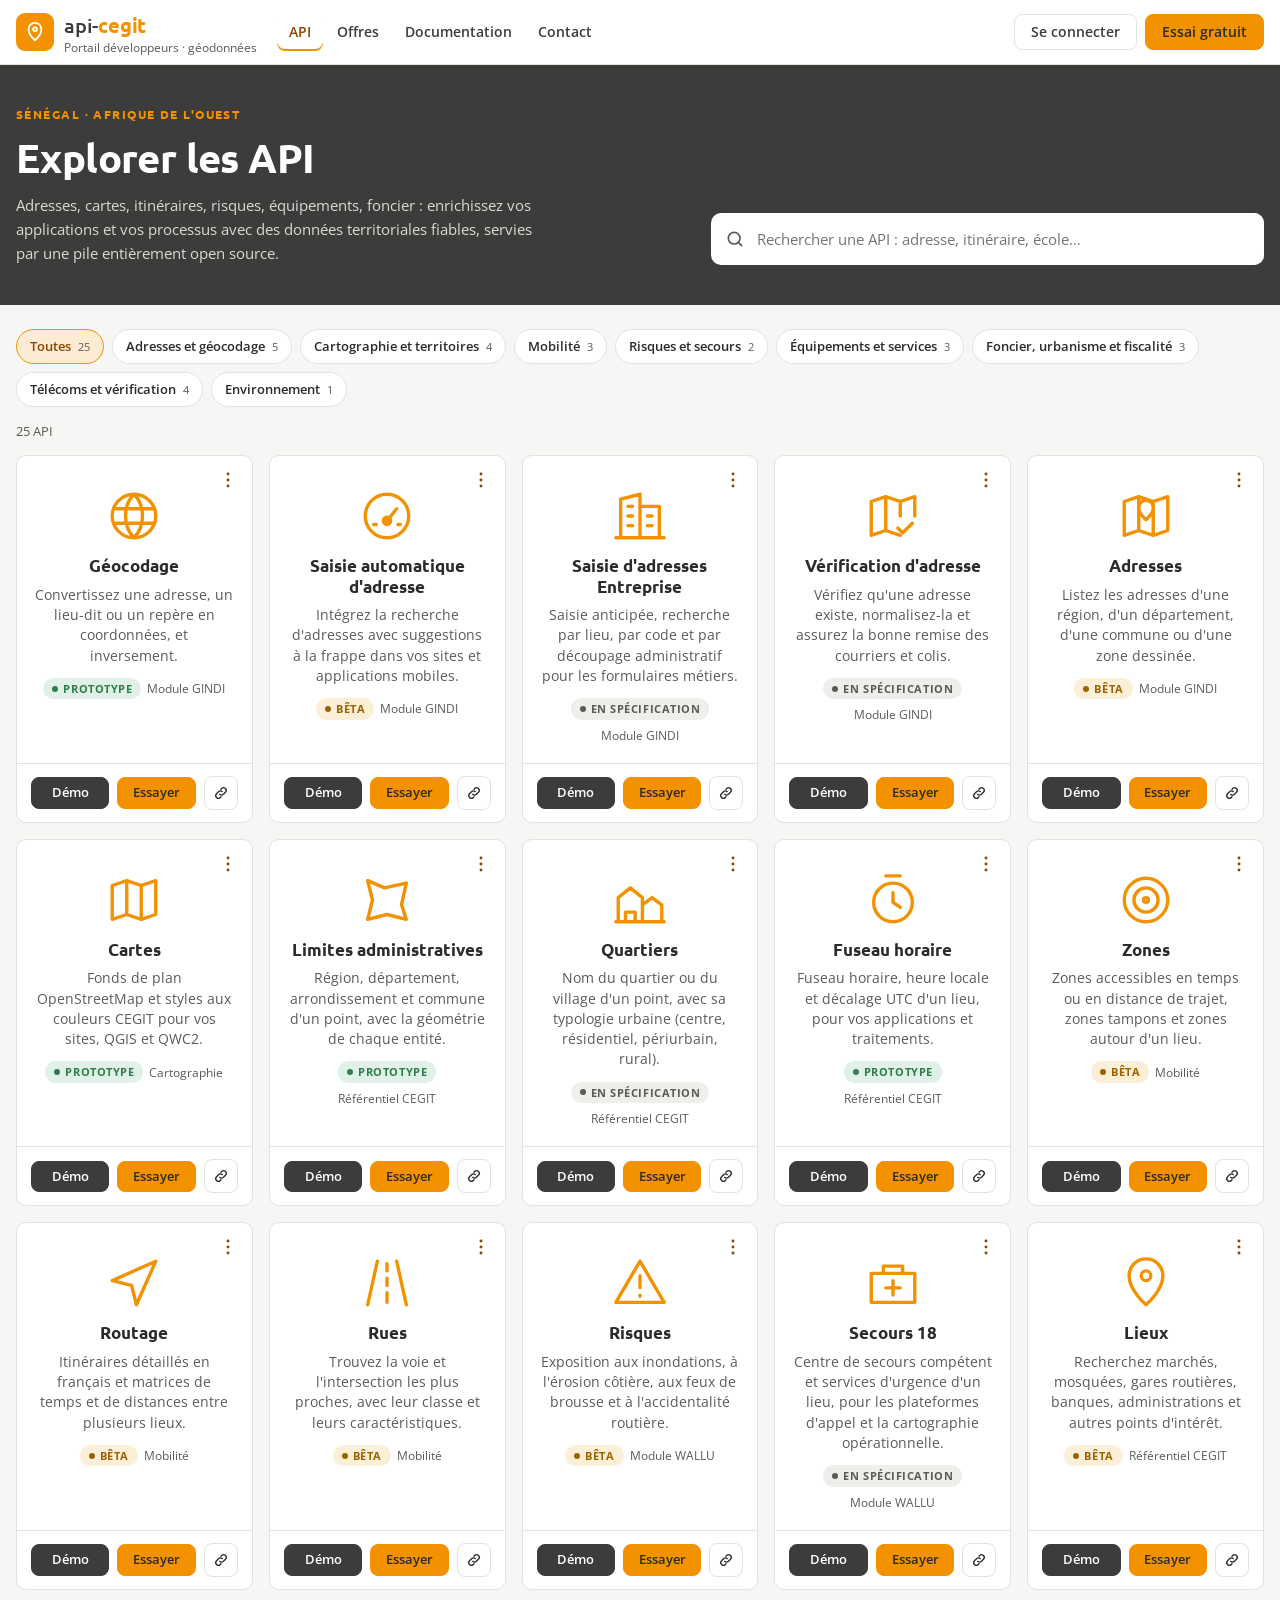
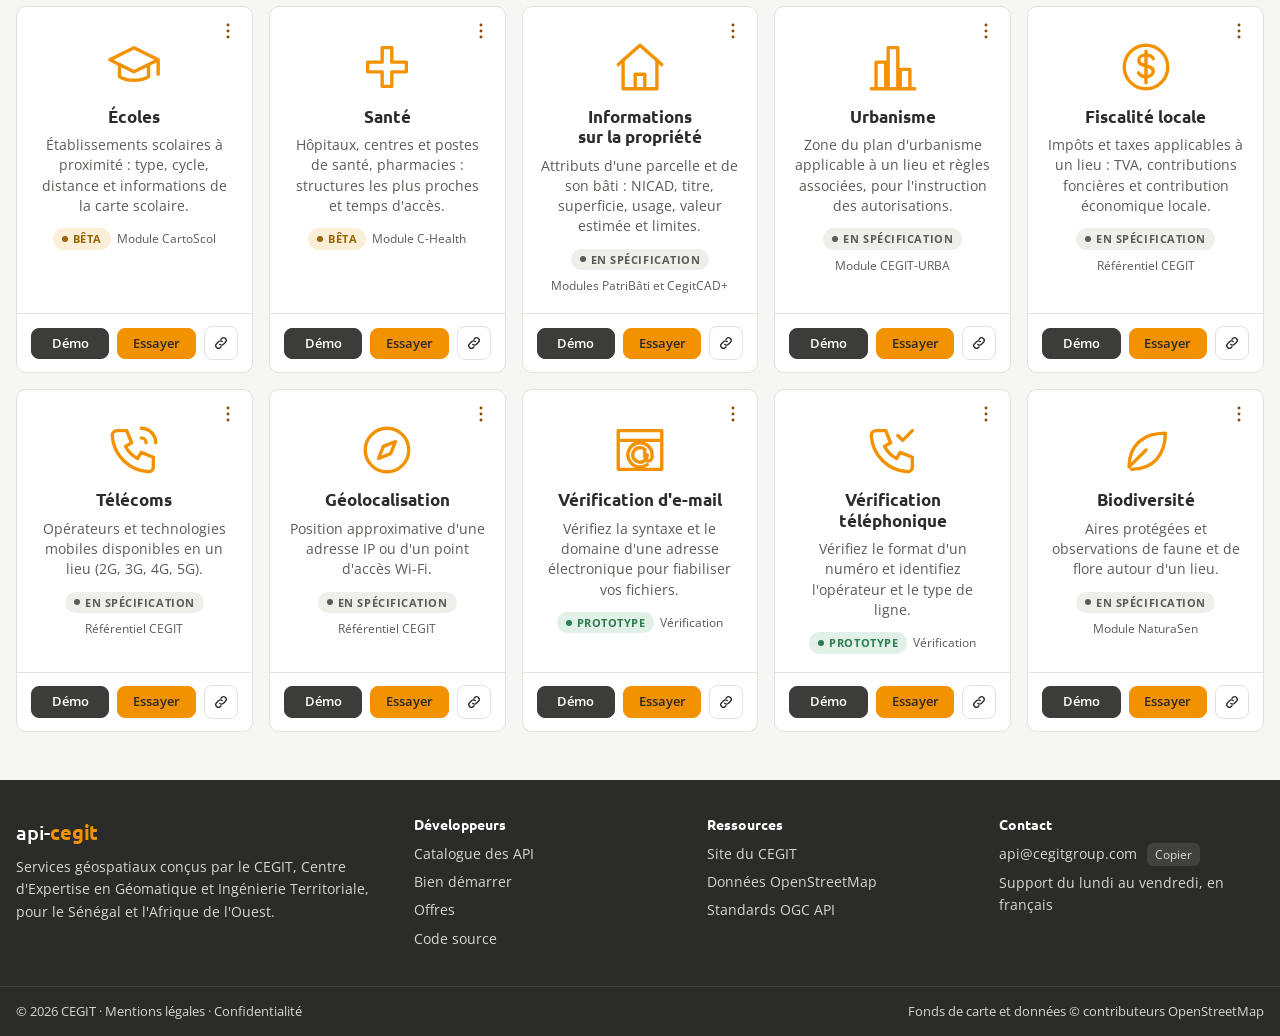
<file: portal/index.html>
<!doctype html>
<html lang="fr">
<head>
<meta charset="utf-8">
<meta name="viewport" content="width=device-width, initial-scale=1, viewport-fit=cover">
<title>Portail API CEGIT</title>
<meta name="description" content="Portail développeurs des API géospatiales du CEGIT pour le Sénégal et l'Afrique de l'Ouest : catalogue, démonstrations cartographiques, documentation.">
<link rel="preconnect" href="https://fonts.googleapis.com">
<link rel="stylesheet" href="https://fonts.googleapis.com/css2?family=Ubuntu:wght@400;500;700&family=Ubuntu+Mono:wght@400;700&family=Open+Sans:wght@400;600;700&display=swap">
<link rel="stylesheet" href="assets/cegit.css">
<link rel="stylesheet" href="assets/portal.css">
</head>
<body>

<header class="top">
  <div class="wrap">
    <a class="brand" href="#catalogue" data-go="catalogue">
      <span class="brand-mark" id="brand-mark"></span>
      <span><span class="brand-name">api-<b>cegit</b></span><span class="brand-sub">Portail développeurs · géodonnées</span></span>
    </a>
    <nav class="nav" aria-label="Navigation principale">
      <a href="#catalogue" data-go="catalogue">API</a>
      <a href="#offres" data-go="offres">Offres</a>
      <a href="#documentation" data-go="documentation">Documentation</a>
      <a href="#contact" data-go="contact">Contact</a>
    </nav>
    <div class="session" id="session"></div>
  </div>
</header>

<!-- CATALOGUE -->
<main id="view-catalogue" class="view">
  <section class="intro">
    <div class="wrap intro-grid">
      <div>
        <span class="eyebrow">Sénégal · Afrique de l'Ouest</span>
        <h1>Explorer les API</h1>
        <p>Adresses, cartes, itinéraires, risques, équipements, foncier : enrichissez vos applications et vos processus avec des données territoriales fiables, servies par une pile entièrement open source.</p>
      </div>
      <form class="search" id="search-form" role="search">
        <span aria-hidden="true" id="search-ico"></span>
        <input id="q" type="search" placeholder="Rechercher une API : adresse, itinéraire, école…" aria-label="Rechercher une API" autocomplete="off">
      </form>
    </div>
  </section>

  <section class="wrap catalog">
    <div class="fam-bar" id="fams" role="group" aria-label="Familles d'API"></div>
    <p class="count" id="count" aria-live="polite"></p>
    <div class="grid" id="grid"></div>
  </section>
</main>

<!-- OFFRES -->
<main id="view-offres" class="view" hidden>
  <section class="wrap offers">
    <div class="gate" id="gate" hidden>
      <span class="gate-ico" id="gate-ico"></span>
      <div>
        <h2 id="gate-title">Connectez-vous pour tester cette API</h2>
        <p>Les démonstrations et la console d'essai sont réservées aux comptes. Pas encore de compte ? Choisissez une offre ci-dessous.</p>
      </div>
      <button class="btn btn-dark" type="button" data-login>Se connecter</button>
    </div>
    <header class="offers-head">
      <h1>Choisissez l'offre qui vous convient</h1>
      <p>Des formules souples, facturées en crédits. Un appel simple consomme 1 crédit ; un itinéraire, une isochrone ou une matrice en consomment 5.</p>
    </header>
    <div class="plans">
      <article class="plan">
        <h2>Essai</h2>
        <p class="plan-vol">2 500 crédits</p>
        <p class="price">Gratuit</p>
        <p class="price-sub">pendant 30 jours</p>
        <button class="btn btn-dark" type="button" data-signup="Essai">Commencer gratuitement</button>
        <p class="plan-desc">Testez toutes les API avec jusqu'à 2 500 crédits pendant 30 jours.</p>
      </article>
      <article class="plan">
        <h2>Essentiel</h2>
        <p class="plan-vol">5 000 crédits par mois</p>
        <p class="price">25 000 <small>FCFA</small></p>
        <p class="price-sub">par mois, hors taxes</p>
        <button class="btn btn-dark" type="button" data-signup="Essentiel">S'inscrire</button>
        <p class="plan-desc">Pour un site ou une application qui démarre. Nous vous prévenons avant chaque renouvellement.</p>
      </article>
      <article class="plan featured">
        <span class="plan-flag">La formule la plus choisie</span>
        <h2>Professionnel</h2>
        <p class="plan-vol">100 000 crédits par mois</p>
        <p class="price">450 000 <small>FCFA</small></p>
        <p class="price-sub">par mois hors taxes, engagement annuel</p>
        <button class="btn btn-primary" type="button" data-signup="Professionnel">S'inscrire</button>
        <p class="plan-desc">Pour les collectivités, opérateurs et entreprises qui intègrent les API dans leurs métiers. Support en français.</p>
      </article>
      <article class="plan">
        <h2>Institution</h2>
        <p class="plan-vol">Plus de 100 000 crédits par mois</p>
        <p class="price price-text">Sur mesure</p>
        <p class="price-sub">remises selon le volume</p>
        <button class="btn btn-dark" type="button" data-go="contact">Nous contacter</button>
        <p class="plan-desc">Volumes importants, données métier dédiées ou déploiement souverain sur vos propres serveurs.</p>
      </article>
    </div>
    <p class="fine">Tarifs indicatifs en francs CFA (XOF), susceptibles d'évoluer avant la mise en production. Les traitements de données personnelles (vérification d'e-mail ou de téléphone, informations sur la propriété) peuvent nécessiter des conditions particulières.</p>
  </section>
</main>

<!-- FICHE API (ESSAYER) -->
<main id="view-api" class="view" hidden>
  <div class="wrap section" id="api-root"></div>
</main>

<!-- ESPACE COMPTE -->
<main id="view-tableau-de-bord" class="view acct" hidden><div class="wrap section" id="dash-root"></div></main>
<main id="view-mon-compte" class="view acct" hidden><div class="wrap section" id="acct-root"></div></main>
<main id="view-cles-api" class="view acct" hidden><div class="wrap section" id="keys-root"></div></main>
<main id="view-administration" class="view acct" hidden><div class="wrap section" id="admin-root"></div></main>

<!-- DOCUMENTATION -->
<main id="view-documentation" class="view" hidden>
  <section class="wrap section doc">
    <h1>Bien démarrer</h1>
    <ol class="steps">
      <li><b>Créez votre compte</b> et choisissez une offre. L'essai gratuit donne accès à toutes les API.</li>
      <li><b>Générez une clé d'API</b> par application. Elle est révocable à tout moment.</li>
      <li><b>Appelez le service</b> en REST/JSON. Les objets géographiques sont en GeoJSON.</li>
    </ol>
    <h2>Authentification</h2>
    <p>Chaque appel transmet la clé dans l'en-tête <code>X-API-Key</code>. Les applications serveur qui accèdent à des données restreintes utilisent un jeton OAuth2 délivré par le serveur d'identité.</p>
    <h2>Formats et coordonnées</h2>
    <p>Les coordonnées sont en WGS 84 (EPSG:4326), dans l'ordre <code>[longitude, latitude]</code>. Le paramètre <code>crs=32628</code> renvoie les coordonnées en UTM zone 28N, système courant au Sénégal.</p>
    <h2>Codes d'erreur</h2>
    <div class="tbl-wrap"><table>
      <thead><tr><th>Code</th><th>Signification</th></tr></thead>
      <tbody>
        <tr><td><code>400</code></td><td>Paramètre manquant ou mal formé. Le message précise lequel.</td></tr>
        <tr><td><code>401</code></td><td>Clé absente ou invalide.</td></tr>
        <tr><td><code>403</code></td><td>Clé valide mais API non incluse dans votre offre.</td></tr>
        <tr><td><code>429</code></td><td>Quota dépassé. L'en-tête <code>Retry-After</code> indique le délai.</td></tr>
        <tr><td><code>503</code></td><td>Service en maintenance.</td></tr>
      </tbody>
    </table></div>
    <h2>Une pile 100&nbsp;% open source</h2>
    <div class="layers" id="layers"></div>
    <p>La documentation détaillée de chaque API, ses spécifications OpenAPI et l'architecture sont publiées sur le <a id="repo-link" target="_blank" rel="noopener">dépôt GitHub du projet</a>.</p>
  </section>
</main>

<footer class="foot" id="contact">
  <div class="wrap foot-grid">
    <div>
      <span class="brand-name">api-<b>cegit</b></span>
      <p>Services géospatiaux conçus par le CEGIT, Centre d'Expertise en Géomatique et Ingénierie Territoriale, pour le Sénégal et l'Afrique de l'Ouest.</p>
    </div>
    <nav aria-label="Développeurs"><h2>Développeurs</h2><ul><li><a href="#catalogue" data-go="catalogue">Catalogue des API</a></li><li><a href="#documentation" data-go="documentation">Bien démarrer</a></li><li><a href="#offres" data-go="offres">Offres</a></li><li><a id="foot-repo" target="_blank" rel="noopener">Code source</a></li></ul></nav>
    <nav aria-label="Ressources"><h2>Ressources</h2><ul><li><a href="https://cegitgroup.com/fr" target="_blank" rel="noopener">Site du CEGIT</a></li><li><a href="https://www.openstreetmap.org/copyright" target="_blank" rel="noopener">Données OpenStreetMap</a></li><li><a href="https://ogcapi.ogc.org/" target="_blank" rel="noopener">Standards OGC API</a></li></ul></nav>
    <div><h2>Contact</h2><ul><li><span id="mail">api@cegitgroup.com</span> <button class="copy-mini" type="button" id="copy-mail">Copier</button></li><li>Support du lundi au vendredi, en français</li></ul></div>
  </div>
  <div class="foot-bottom"><div class="wrap"><span>© 2026 CEGIT · Mentions légales · Confidentialité</span><span>Fonds de carte et données © contributeurs OpenStreetMap</span></div></div>
</footer>

<dialog class="modal" id="login">
  <div class="modal-head"><span class="brand-mark" id="login-mark"></span><h2>Se connecter</h2><button class="icon-btn" type="button" id="login-close" aria-label="Fermer"></button></div>
  <form id="login-form" novalidate>
    <div class="field"><label for="login-user">Identifiant</label><input id="login-user" name="user" autocomplete="username" required autofocus></div>
    <div class="field"><label for="login-pass">Mot de passe</label><input id="login-pass" name="pass" type="password" autocomplete="current-password" required></div>
    <p class="form-err" id="login-err" aria-live="polite"></p>
    <button class="btn btn-primary" type="submit">Se connecter</button>
    <p class="form-note">Version de démonstration : la création de compte ouvrira avec la mise en production. Utilisez le compte de test fourni par le CEGIT.</p>
  </form>
</dialog>

<div class="toast" id="toast" role="status" hidden></div>

<script src="assets/catalog.js"></script>
<script src="assets/common.js"></script>
<script src="assets/account.js"></script>
<script src="assets/portal.js"></script>
</body>
</html>
</file>
<file: portal/assets/cegit.css>
/* Charte CEGIT : orange #F39200, anthracite #3C3C3B, Ubuntu / Open Sans (reprise de carto-cegit-map). */
:root{
  --bg:#F6F6F4; --surface:#FFFFFF; --soft:#EEEEEB; --line:#E2E2DE;
  --fg:#2B2B2A; --muted:#5A5A57;
  --brand:#3C3C3B; --brand-deep:#2B2B2A; --on-brand:#FFFFFF; --on-brand-muted:#D9D9D6;
  --accent:#F39200; --accent-strong:#D46F00; --accent-soft:#FDEBD3; --accent-ink:#8A4700;
  --head-bg:#FFFFFF; --head-fg:#3C3C3B;
  --code-bg:#2B2B2A; --code-fg:#EDEDEA; --code-key:#F7B866; --code-str:#A9D18E; --code-num:#8FC1F0; --code-dim:#9A9A94;
  --get:#2E7D4F; --get-soft:#E1F1E7; --post:#2563A8; --post-soft:#E1ECF8;
  --ok:#2E7D4F; --ok-soft:#E1F1E7; --warn:#9A6200; --warn-soft:#FBEFD8; --bad:#B3261E; --bad-soft:#FBE3E1; --plan:#5A5A57; --plan-soft:#EEEEEB;
  --footer:#2B2B2A; --footer-fg:#D6D6D2;
  --shadow:0 10px 24px rgba(30,30,30,.10);
  --f-display:"Ubuntu",system-ui,sans-serif; --f-body:"Open Sans",system-ui,sans-serif; --f-mono:"Ubuntu Mono",ui-monospace,Consolas,monospace;
  --r:10px;
}
@media (prefers-color-scheme: dark){:root:not([data-theme="light"]){
  --bg:#161615; --surface:#1F1F1E; --soft:#2A2A28; --line:#353533;
  --fg:#EDEDEA; --muted:#B0B0AB;
  --brand:#2A2A28; --brand-deep:#121211; --on-brand:#FFFFFF; --on-brand-muted:#C9C9C5;
  --accent:#F39200; --accent-strong:#F5A33A; --accent-soft:#3A2A18; --accent-ink:#F7B866;
  --head-bg:#1F1F1E; --head-fg:#EDEDEA;
  --code-bg:#121211; --code-fg:#EDEDEA; --code-key:#F7B866; --code-str:#A9D18E; --code-num:#8FC1F0; --code-dim:#8A8A84;
  --get:#7BC79A; --get-soft:#1E3326; --post:#8FC1F0; --post-soft:#1C2C3F;
  --ok:#7BC79A; --ok-soft:#1E3326; --warn:#F7B866; --warn-soft:#3A2A18; --bad:#F2A49D; --bad-soft:#3D1F1C; --plan:#B0B0AB; --plan-soft:#2A2A28;
  --footer:#0F0F0E; --footer-fg:#C9C9C5; --shadow:0 10px 24px rgba(0,0,0,.45); color-scheme:dark}}
:root[data-theme="dark"]{
  --bg:#161615; --surface:#1F1F1E; --soft:#2A2A28; --line:#353533;
  --fg:#EDEDEA; --muted:#B0B0AB;
  --brand:#2A2A28; --brand-deep:#121211; --on-brand:#FFFFFF; --on-brand-muted:#C9C9C5;
  --accent:#F39200; --accent-strong:#F5A33A; --accent-soft:#3A2A18; --accent-ink:#F7B866;
  --head-bg:#1F1F1E; --head-fg:#EDEDEA;
  --code-bg:#121211; --code-fg:#EDEDEA; --code-key:#F7B866; --code-str:#A9D18E; --code-num:#8FC1F0; --code-dim:#8A8A84;
  --get:#7BC79A; --get-soft:#1E3326; --post:#8FC1F0; --post-soft:#1C2C3F;
  --ok:#7BC79A; --ok-soft:#1E3326; --warn:#F7B866; --warn-soft:#3A2A18; --bad:#F2A49D; --bad-soft:#3D1F1C; --plan:#B0B0AB; --plan-soft:#2A2A28;
  --footer:#0F0F0E; --footer-fg:#C9C9C5; --shadow:0 10px 24px rgba(0,0,0,.45); color-scheme:dark}

*{box-sizing:border-box}
html{-webkit-text-size-adjust:100%}
body{margin:0;background:var(--bg);color:var(--fg);font:15px/1.6 var(--f-body)}
a{color:var(--accent-ink)}
h1,h2,h3,h4{font-family:var(--f-display);text-wrap:balance;margin:0;line-height:1.2}
code,pre,.mono{font-family:var(--f-mono)}
button{font:inherit;cursor:pointer;color:inherit}
input,select,textarea{font:inherit;color:inherit}
:focus-visible{outline:3px solid var(--accent);outline-offset:2px}
[hidden]{display:none!important}
.ico{fill:none;stroke:currentColor;stroke-width:2;stroke-linecap:round;stroke-linejoin:round;flex:none}
.wrap{max-width:1280px;margin:0 auto;padding-left:max(16px,env(safe-area-inset-left,0px));padding-right:max(16px,env(safe-area-inset-right,0px))}

/* Marque */
.brand{display:flex;align-items:center;gap:10px;text-decoration:none;color:inherit}
.brand-mark{width:38px;height:38px;border-radius:9px;background:var(--accent);color:#FFFFFF;display:grid;place-items:center;flex:none}
.brand-name{font-family:var(--f-display);font-size:20px;font-weight:500;letter-spacing:-.01em}
.brand-name b{color:var(--accent);font-weight:700}
.brand-sub{display:block;font-size:12px;color:var(--muted);line-height:1.1}

/* Boutons */
.btn{display:inline-flex;align-items:center;justify-content:center;gap:8px;border-radius:8px;padding:9px 16px;font-weight:600;font-size:14px;border:1px solid transparent;text-decoration:none;line-height:1.2;white-space:nowrap}
.btn-primary{background:var(--accent);color:#2B2B2A;border-color:var(--accent)}
.btn-primary:hover{background:var(--accent-strong);border-color:var(--accent-strong)}
.btn-dark{background:var(--brand);color:#FFFFFF;border-color:var(--brand)}
:root[data-theme="dark"] .btn-dark{border-color:#55554F}
@media (prefers-color-scheme: dark){:root:not([data-theme="light"]) .btn-dark{border-color:#55554F}}
.btn-dark:hover{background:var(--brand-deep)}
.btn-ghost{background:transparent;border-color:var(--line)}
.btn-ghost:hover{border-color:var(--accent)}
.btn-sm{padding:6px 12px;font-size:13px}
.btn[disabled]{opacity:.55;cursor:not-allowed}
.icon-btn{display:inline-grid;place-items:center;width:34px;height:34px;border-radius:8px;border:1px solid var(--line);background:var(--surface);color:var(--fg)}
.icon-btn:hover{border-color:var(--accent);color:var(--accent-ink)}

/* Pastilles de statut */
.pill{display:inline-flex;align-items:center;gap:5px;border-radius:999px;padding:2px 9px;font-size:11px;font-weight:700;text-transform:uppercase;letter-spacing:.05em;white-space:nowrap}
.pill::before{content:"";width:6px;height:6px;border-radius:50%;background:currentColor}
.st-beta{background:var(--warn-soft);color:var(--warn)}
.st-spec{background:var(--plan-soft);color:var(--plan)}
.st-proto{background:var(--get-soft);color:var(--ok)}

/* Fenêtre de connexion */
.modal{border:0;border-radius:14px;padding:0;width:min(420px,calc(100vw - 32px));background:var(--surface);color:var(--fg);box-shadow:0 24px 60px rgba(0,0,0,.35)}
.modal::backdrop{background:rgba(20,20,20,.55)}
.modal-head{display:flex;align-items:center;gap:12px;padding:20px 22px 0}
.modal-head h2{font-size:20px;flex:1}
.modal form{padding:16px 22px 22px;display:grid;gap:12px}
.field{display:flex;flex-direction:column;gap:4px}
.field label{font-size:12px;font-weight:600;color:var(--muted)}
.field input,.field select,.field textarea{padding:9px 11px;border:1px solid var(--line);border-radius:8px;background:var(--bg);width:100%;font-size:14px}
.field input:focus,.field select:focus,.field textarea:focus{outline:2px solid var(--accent);outline-offset:0;border-color:var(--accent)}
.form-err{color:var(--bad);font-size:13px;min-height:1em;margin:0}
.form-note{font-size:12px;color:var(--muted);margin:0}

.toast{position:fixed;left:50%;bottom:calc(20px + env(safe-area-inset-bottom,0px));transform:translateX(-50%);background:var(--brand-deep);color:#FFFFFF;padding:10px 16px;border-radius:8px;font-size:14px;box-shadow:var(--shadow);z-index:3000;max-width:calc(100vw - 32px)}
@media (prefers-reduced-motion:reduce){*{transition:none!important;animation:none!important}}
</file>
<file: portal/assets/portal.css>
/* Portail : en-tête blanc, catalogue en grille de fiches, offres en quatre colonnes, fiche API avec console d'essai. */

/* En-tête */
.top{position:sticky;top:env(safe-area-inset-top,0px);z-index:50;background:var(--head-bg);color:var(--head-fg);border-bottom:1px solid var(--line)}
.top .wrap{display:flex;align-items:center;gap:20px;min-height:64px;flex-wrap:wrap;padding-block:8px}
.nav{display:flex;gap:2px;flex-wrap:wrap}
.nav a{color:inherit;text-decoration:none;padding:8px 12px;border-radius:8px;font-weight:600;font-size:14px}
.nav a:hover{background:var(--soft)}
.nav a[aria-current="page"]{color:var(--accent-ink);box-shadow:inset 0 -2px 0 var(--accent)}
.session{margin-left:auto;display:flex;align-items:center;gap:8px;position:relative}
.user-btn{display:inline-flex;align-items:center;gap:8px;border:1px solid var(--line);background:var(--surface);border-radius:999px;padding:5px 12px 5px 6px;font-weight:600;font-size:14px}
.user-btn .avatar{width:26px;height:26px;border-radius:50%;background:var(--accent);color:#2B2B2A;display:grid;place-items:center;font-family:var(--f-display);font-weight:700;font-size:13px}
.user-menu{position:absolute;right:0;top:calc(100% + 8px);width:290px;background:var(--surface);border:1px solid var(--line);border-radius:12px;box-shadow:var(--shadow);padding:14px;display:grid;gap:10px;z-index:60}
.user-menu dl{margin:0;display:grid;grid-template-columns:auto 1fr;gap:6px 12px;font-size:13px}
.user-menu dt{color:var(--muted)}
.user-menu dd{margin:0;font-weight:600;text-align:right;font-variant-numeric:tabular-nums}
.user-menu .key{display:flex;gap:6px;align-items:center;background:var(--soft);border-radius:8px;padding:6px 8px;font-family:var(--f-mono);font-size:13px;overflow:hidden}
.user-menu .key span{overflow:hidden;text-overflow:ellipsis;white-space:nowrap;flex:1;min-width:0}

/* Introduction */
.intro{background:var(--brand);color:var(--on-brand)}
.intro-grid{display:grid;grid-template-columns:minmax(0,1.2fr) minmax(0,1fr);gap:32px;align-items:end;padding-block:36px 40px}
.eyebrow{font-family:var(--f-display);font-size:12px;text-transform:uppercase;letter-spacing:.12em;color:var(--accent);font-weight:700}
.intro h1{font-size:clamp(28px,4vw,40px);font-weight:700;margin:8px 0 12px;letter-spacing:-.015em}
.intro p{color:var(--on-brand-muted);max-width:60ch;margin:0}
.search{display:flex;align-items:center;background:#FFFFFF;border-radius:10px;overflow:hidden;color:#5A5A57}
.search > span{display:grid;place-items:center;padding-left:14px}
.search input{flex:1;min-width:0;border:0;padding:14px 12px;color:#2B2B2A;background:#FFFFFF}
.search input:focus{outline:none}
.search:focus-within{outline:3px solid var(--accent)}

/* Catalogue */
.catalog{padding-block:24px 48px}
.fam-bar{display:flex;gap:8px;flex-wrap:wrap}
.chip{border:1px solid var(--line);background:var(--surface);border-radius:999px;padding:6px 13px;font-size:13px;font-weight:600}
.chip small{font-weight:400;color:var(--muted);margin-left:4px;font-variant-numeric:tabular-nums}
.chip[aria-pressed="true"]{border-color:var(--accent);background:var(--accent-soft);color:var(--accent-ink)}
.count{color:var(--muted);font-size:13px;margin:14px 0}
.grid{display:grid;grid-template-columns:repeat(auto-fill,minmax(236px,1fr));gap:16px}
.card{position:relative;background:var(--surface);border:1px solid var(--line);border-radius:var(--r);display:flex;flex-direction:column;transition:border-color .15s,box-shadow .15s}
.card:hover{border-color:var(--accent);box-shadow:var(--shadow)}
.card-main{display:flex;flex-direction:column;align-items:center;text-align:center;gap:8px;padding:28px 18px 18px;background:none;border:0;flex:1;border-radius:var(--r) var(--r) 0 0}
.card-ico{color:var(--accent);height:64px;display:grid;place-items:center}
.card-ico .ico{stroke-width:1.4}
.card h2{font-size:17px;font-weight:700}
.card p{margin:0;font-size:13.5px;color:var(--muted);line-height:1.5}
.card-meta{display:flex;gap:6px;align-items:center;justify-content:center;flex-wrap:wrap;margin-top:4px;font-size:12px;color:var(--muted)}
.card-kebab{position:absolute;top:8px;right:8px;display:grid;place-items:center;width:32px;height:32px;border-radius:8px;color:var(--accent-ink)}
.card-kebab:hover{background:var(--accent-soft)}
.card-kebab .ico{stroke-width:3.2}
.card-foot{display:flex;align-items:center;gap:8px;border-top:1px solid var(--line);padding:12px 14px}
.card-foot .btn{flex:1;padding:7px 10px;font-size:13px}
.card-foot .icon-btn{flex:none}
.empty{grid-column:1/-1;padding:32px;border:1px dashed var(--line);border-radius:var(--r);color:var(--muted);text-align:center}

/* Offres */
.offers{padding-block:32px 48px}
.gate{display:flex;align-items:center;gap:16px;background:var(--accent-soft);border:1px solid var(--accent);border-radius:var(--r);padding:16px 18px;margin-bottom:28px;flex-wrap:wrap}
.gate-ico{width:44px;height:44px;border-radius:50%;background:var(--accent);color:#2B2B2A;display:grid;place-items:center;flex:none}
.gate > div{flex:1;min-width:220px}
.gate h2{font-size:17px}
.gate p{margin:4px 0 0;font-size:14px;color:var(--fg)}
.offers-head{text-align:center;margin-bottom:28px}
.offers-head h1{font-size:clamp(24px,3.4vw,32px)}
.offers-head p{color:var(--muted);margin:8px auto 0;max-width:62ch}
.plans{display:grid;grid-template-columns:repeat(4,minmax(0,1fr));border:1px solid var(--line);border-radius:12px;background:var(--surface)}
.plan{position:relative;display:flex;flex-direction:column;align-items:center;text-align:center;gap:6px;padding:28px 20px 24px;border-left:1px solid var(--line)}
.plan:first-child{border-left:0}
.plan h2{font-size:22px;font-weight:500}
.plan-vol{margin:0;color:var(--muted);font-size:14px;min-height:2.8em}
.price{margin:10px 0 0;font-family:var(--f-display);font-size:38px;font-weight:500;line-height:1.1;font-variant-numeric:tabular-nums}
.price small{font-size:16px;color:var(--muted)}
.price-text{font-size:28px}
.price-sub{margin:0 0 14px;font-size:13px;color:var(--muted);min-height:2.6em}
.plan-desc{margin:16px 0 0;padding-top:14px;border-top:1px solid var(--line);font-size:13.5px;color:var(--muted);text-align:left;width:100%}
.plan.featured{border:2px solid var(--accent);border-radius:12px;margin:-10px 0;z-index:1;background:var(--surface);box-shadow:var(--shadow)}
.plan-flag{position:absolute;top:0;left:0;right:0;background:var(--accent);color:#2B2B2A;font-size:11px;font-weight:700;text-transform:uppercase;letter-spacing:.06em;padding:5px;border-radius:9px 9px 0 0}
.plan.featured h2{margin-top:10px}
.fine{font-size:12.5px;color:var(--muted);text-align:center;max-width:80ch;margin:28px auto 0}

/* Fiche API */
.section{padding-block:32px 48px}
.crumb{display:flex;align-items:center;gap:8px;font-size:13px;color:var(--muted);margin-bottom:14px;flex-wrap:wrap}
.crumb a{font-weight:600}
.api-head{display:flex;gap:18px;align-items:flex-start;flex-wrap:wrap;margin-bottom:22px}
.api-head .card-ico{width:64px;height:64px;border-radius:14px;background:var(--accent-soft);color:var(--accent-ink)}
.api-head h1{font-size:30px}
.api-head p{margin:6px 0 0;color:var(--muted);max-width:70ch}
.api-head .meta{display:flex;gap:8px;flex-wrap:wrap;margin-top:10px;align-items:center;font-size:13px;color:var(--muted)}
.api-actions{display:flex;gap:8px;flex-wrap:wrap}
.tool{font-family:var(--f-mono);font-size:13px;background:var(--surface);border:1px solid var(--line);border-radius:6px;padding:2px 8px}
.api-body{display:grid;grid-template-columns:250px minmax(0,1fr);gap:24px;align-items:start}
.eps{display:flex;flex-direction:column;gap:4px}
.ep{display:flex;align-items:center;gap:8px;background:none;border:1px solid transparent;border-radius:8px;padding:8px 10px;text-align:left;font-size:13px;min-width:0}
.ep:hover{background:var(--soft)}
.ep[aria-pressed="true"]{background:var(--surface);border-color:var(--line);box-shadow:var(--shadow)}
.ep code{overflow:hidden;text-overflow:ellipsis;white-space:nowrap;min-width:0}
.m{font-family:var(--f-mono);font-size:11px;font-weight:700;border-radius:4px;padding:1px 6px;flex:none}
.m-GET{background:var(--get-soft);color:var(--get)}
.m-POST{background:var(--post-soft);color:var(--post)}
.panel{display:grid;grid-template-columns:minmax(0,1fr) minmax(0,1fr);gap:20px}
.box{background:var(--surface);border:1px solid var(--line);border-radius:var(--r);padding:20px;min-width:0}
.box h3{font-size:18px;margin-bottom:6px}
.box > p{margin:0 0 12px;color:var(--muted)}
.url{display:flex;gap:8px;align-items:center;font-family:var(--f-mono);font-size:14px;background:var(--soft);border-radius:8px;padding:8px 10px;overflow-x:auto;white-space:nowrap}
.tbl-wrap{overflow-x:auto;margin-top:14px}
table{border-collapse:collapse;width:100%;font-size:14px}
th{text-align:left;font-size:11px;text-transform:uppercase;letter-spacing:.08em;color:var(--muted);padding:6px 8px;border-bottom:1px solid var(--line)}
td{padding:8px;border-bottom:1px solid var(--line);vertical-align:top}
td code{color:var(--accent-ink);font-weight:700}
.req{font-size:11px;color:var(--warn);font-weight:700;margin-left:4px}
#tryform{display:grid;gap:10px}
#tryform .field input{font-family:var(--f-mono)}
.code-tabs{display:flex;gap:4px;margin-top:16px;flex-wrap:wrap}
.code-tabs button{background:var(--soft);border:0;border-radius:6px 6px 0 0;padding:6px 12px;font-size:13px;color:var(--muted)}
.code-tabs button[aria-selected="true"]{background:var(--code-bg);color:var(--code-fg)}
.code{position:relative;background:var(--code-bg);color:var(--code-fg);border-radius:0 8px 8px 8px;min-width:0}
.code.round{border-radius:8px}
.code.round pre{padding-top:14px}
.code pre{margin:0;padding:38px 16px 14px;overflow:auto;max-height:340px;font-size:13.5px;line-height:1.5}
.code .copy{position:absolute;top:8px;right:8px;background:rgba(255,255,255,.1);color:var(--code-fg);border:0;border-radius:6px;padding:4px 9px;font-size:12px}
.k{color:var(--code-key)} .s{color:var(--code-str)} .n{color:var(--code-num)} .d{color:var(--code-dim)}
.resp-head{display:flex;justify-content:space-between;align-items:center;gap:8px;margin:14px 0 6px;font-size:13px;flex-wrap:wrap}
.status{font-family:var(--f-mono);font-weight:700;color:var(--ok)}
.status.err{color:var(--warn)}
.sim{font-size:12px;color:var(--muted)}

/* Documentation */
.doc{max-width:860px}
.doc h1{font-size:30px;margin-bottom:12px}
.doc h2{font-size:20px;margin:28px 0 8px}
.doc p,.doc li{color:var(--muted)}
.doc .steps{padding-left:20px;display:grid;gap:6px}
.doc .steps b{color:var(--fg)}
.layers{display:grid;gap:8px}
.layer{display:grid;grid-template-columns:210px minmax(0,1fr);gap:16px;align-items:center;padding:12px 14px;border:1px solid var(--line);border-radius:var(--r);background:var(--surface)}
.layer h3{font-size:15px}
.layer h3 small{display:block;font-family:var(--f-body);font-weight:400;color:var(--muted);font-size:12px}
.tools{display:flex;gap:6px;flex-wrap:wrap}
.tools .tool b{color:var(--accent-ink)}
.lic{font-size:11px;color:var(--muted);margin-left:4px}

/* Pied de page */
.foot{background:var(--footer);color:var(--footer-fg)}
.foot-grid{display:grid;grid-template-columns:1.4fr 1fr 1fr 1fr;gap:28px;padding-block:36px}
.foot .brand-name{color:#FFFFFF}
.foot h2{font-size:14px;color:#FFFFFF;margin-bottom:10px}
.foot ul{list-style:none;margin:0;padding:0;font-size:14px;display:grid;gap:6px}
.foot a{color:var(--footer-fg);text-decoration:none;cursor:pointer}
.foot a:hover{color:var(--accent)}
.foot p{font-size:14px;margin:8px 0 0}
.copy-mini{background:rgba(255,255,255,.1);border:0;border-radius:6px;padding:2px 8px;font-size:12px;color:var(--footer-fg);margin-left:6px}
.foot-bottom{border-top:1px solid rgba(255,255,255,.1)}
.foot-bottom .wrap{display:flex;justify-content:space-between;gap:12px;flex-wrap:wrap;padding-block:14px;font-size:13px}

@media (max-width:1000px){
  .plans{grid-template-columns:repeat(2,minmax(0,1fr))}
  .plan:nth-child(3){border-left:0}
  .plan:nth-child(n+3){border-top:1px solid var(--line)}
  .plan.featured{margin:0}
  .api-body{grid-template-columns:1fr}
  .eps{flex-direction:row;overflow-x:auto}
  .ep{flex:none}
  .panel{grid-template-columns:1fr}
  .foot-grid{grid-template-columns:1fr 1fr}
}
@media (max-width:760px){
  .intro-grid{grid-template-columns:1fr;gap:20px}
  .top .wrap{gap:8px 12px}
  .nav{order:3;width:100%;overflow-x:auto;flex-wrap:nowrap}
  .layer{grid-template-columns:1fr}
}
@media (max-width:560px){
  .plans{grid-template-columns:1fr}
  .plan{border-left:0!important}
  .plan + .plan{border-top:1px solid var(--line)}
  .foot-grid{grid-template-columns:1fr}
}

/* Menu du compte */
.user-menu{width:320px;padding:8px;gap:2px}
.um-head{display:flex;align-items:flex-start;justify-content:space-between;gap:10px;padding:10px 10px 8px}
.um-head b{display:block;font-family:var(--f-display);font-size:18px}
.um-head span{font-size:13px;color:var(--muted);overflow-wrap:anywhere}
.um-credits{display:flex;justify-content:space-between;align-items:center;margin:0 10px 6px;padding:8px 10px;border-radius:8px;background:var(--accent-soft);color:var(--accent-ink);font-size:13px}
.um-credits b{font-variant-numeric:tabular-nums}
.um-item{display:flex;align-items:flex-start;gap:12px;padding:9px 10px;border-radius:8px;text-decoration:none;color:var(--fg);background:none;border:0;text-align:left;width:100%}
.um-item:hover{background:var(--soft)}
.um-item .ico{color:var(--accent);margin-top:2px}
.um-item b{display:block;color:var(--accent-ink);font-size:15px}
.um-item small{display:block;color:var(--muted);font-size:12.5px}
.um-out{border-top:1px solid var(--line);border-radius:0 0 8px 8px;margin-top:4px}
@media (max-width:560px){.ub-name{display:none}.user-menu{position:fixed;left:max(16px,env(safe-area-inset-left,0px));right:max(16px,env(safe-area-inset-right,0px));top:calc(70px + env(safe-area-inset-top,0px));width:auto}}

/* Espace compte */
.acct .section{padding-block:28px 48px}
.acct-head{display:flex;align-items:center;justify-content:space-between;gap:12px;flex-wrap:wrap;margin-bottom:20px}
.acct-head h1{font-size:30px}
.sr{position:absolute;width:1px;height:1px;overflow:hidden;clip:rect(0 0 0 0);white-space:nowrap}
.panel-block{background:var(--surface);border:1px solid var(--line);border-radius:var(--r);padding:20px;margin-bottom:20px;min-width:0}
.panel-block h2{font-size:19px;margin-bottom:12px}
.panel-block h3{font-size:16px;margin:20px 0 10px}
.block-head{display:flex;align-items:center;justify-content:space-between;gap:12px;flex-wrap:wrap;margin-bottom:12px}
.block-head h2{margin:0}
.filters{display:flex;align-items:center;gap:8px;flex-wrap:wrap;font-size:13px;color:var(--muted)}
.filters select,.filters input{padding:7px 10px;border:1px solid var(--line);border-radius:8px;background:var(--bg);font-size:14px;min-width:0}
.filters input{width:min(320px,70vw)}
.dash-top{display:grid;grid-template-columns:minmax(0,1fr) 260px;gap:20px;align-items:center;background:var(--surface);border:1px solid var(--line);border-radius:var(--r);padding:22px;margin-bottom:20px}
.welcome h2{font-size:21px;margin-bottom:8px}
.welcome p{margin:4px 0;color:var(--muted)}
.welcome p b{color:var(--fg)}
.kpis{display:grid;grid-template-columns:repeat(4,minmax(0,1fr));gap:12px;margin-top:16px}
.kpis div{background:var(--soft);border-radius:8px;padding:10px 12px}
.kpis b{display:block;font-family:var(--f-display);font-size:24px;font-variant-numeric:tabular-nums}
.kpis span{font-size:12.5px;color:var(--muted)}
.kpis.big{margin:0 0 20px}
.kpis.big div{background:var(--surface);border:1px solid var(--line)}
.kpis.big b{font-size:28px;color:var(--accent-ink)}
.credit-box{text-align:center}
.credit-box p{font-size:12.5px;color:var(--muted);margin:6px 0 0}
.donut{width:180px;max-width:100%}
.d-track{fill:none;stroke:var(--soft);stroke-width:16}
.d-used{fill:none;stroke:var(--accent);stroke-width:16;stroke-linecap:butt}
.d-big{font:700 22px var(--f-display);fill:var(--fg);text-anchor:middle}
.d-small{font:11px var(--f-body);fill:var(--muted);text-anchor:middle}
.chart{width:100%;height:auto;display:block}
.c-grid{stroke:var(--line);stroke-width:1}
.c-lab{font:11px var(--f-body);fill:var(--muted)}
.c-area{fill:var(--accent-soft)}
.c-line{fill:none;stroke:var(--accent);stroke-width:2.5;stroke-linejoin:round}
.c-dot{fill:var(--accent);stroke:var(--surface);stroke-width:2}
.c-bar{fill:var(--accent)}
.no-data{padding:40px 16px;text-align:center;color:var(--muted);border:1px dashed var(--line);border-radius:8px;margin:0}
.no-data.small{padding:16px}
table.usage td,table.usage th{white-space:nowrap}
table.usage td small{color:var(--muted)}
table.usage .num{text-align:right;font-variant-numeric:tabular-nums}
.ubar{height:8px;border-radius:99px;background:var(--soft);min-width:120px;overflow:hidden}
.ubar i{display:block;height:100%;background:var(--accent);border-radius:99px}
.hbars{list-style:none;margin:0;padding:0;display:grid;gap:10px}
.hbars li{display:grid;grid-template-columns:minmax(0,170px) minmax(0,1fr) 70px;gap:10px;align-items:center;font-size:14px}
.hbars b{text-align:right;font-variant-numeric:tabular-nums}
.acct-grid{display:grid;grid-template-columns:320px minmax(0,1fr);gap:20px;align-items:start}
.acct-grid .panel-block{margin-bottom:20px}
.acct-grid.even{grid-template-columns:repeat(2,minmax(0,1fr))}
.sub-card{background:var(--surface);border:1px solid var(--line);border-radius:var(--r);overflow:hidden;margin-bottom:20px}
.sub-card h2{font-size:19px;padding:16px 20px;margin:0;background:var(--soft)}
.sub-body{padding:20px;display:flex;flex-direction:column;align-items:center;gap:8px;text-align:center}
.sub-plan{font-family:var(--f-display);font-size:24px;font-weight:700;margin:0}
.sub-cred,.sub-date{margin:0;color:var(--muted)}
.sub-cred b{color:var(--fg);font-size:18px}
.link-btn{background:none;border:0;color:var(--accent-ink);font-weight:600;text-decoration:underline;padding:6px}
.confirm{font-size:13.5px;margin:6px 0;color:var(--fg)}
.confirm-btns{display:flex;gap:8px;justify-content:center}
.form-grid{display:grid;grid-template-columns:1fr 1fr;gap:12px 16px}
.form-grid .wide{grid-column:1/-1}
.form-actions{grid-column:1/-1;display:flex;justify-content:flex-end;align-items:center;gap:10px;flex-wrap:wrap}
.form-actions .form-err{margin-right:auto}
.field.pay{border:0;padding:0;margin:0;display:flex;flex-direction:row;flex-wrap:wrap;gap:8px 18px;align-items:center;justify-content:flex-start}
.pay legend{font-size:12px;font-weight:600;color:var(--muted);margin-bottom:6px;width:100%}
.field.pay label{display:flex;align-items:center;gap:6px;font-size:14px;color:var(--fg);font-weight:400}
.pay input{accent-color:var(--accent);width:auto}
.lead{color:var(--muted);margin:0 0 16px;max-width:75ch}
.key-row{display:grid;gap:4px;margin-bottom:12px}
.key-row label{font-size:12px;font-weight:600;color:var(--muted)}
.key-field{display:flex;gap:8px;flex-wrap:wrap}
.key-field input{flex:1;min-width:0;padding:10px 12px;border:1px solid var(--line);border-radius:8px;background:var(--soft);font-size:15px}
pre.snippet{background:var(--code-bg);color:var(--code-fg);border-radius:8px;padding:12px 14px;font-size:13px;overflow:auto}
.adm-tabs{display:flex;gap:4px;border-bottom:1px solid var(--line);margin-bottom:20px;overflow-x:auto}
.adm-tabs button{background:none;border:0;padding:10px 14px;color:var(--muted);font-weight:600;white-space:nowrap;border-bottom:2px solid transparent;margin-bottom:-1px}
.adm-tabs button[aria-selected="true"]{color:var(--fg);border-bottom-color:var(--accent)}
.users select{padding:5px 8px;border:1px solid var(--line);border-radius:6px;background:var(--bg);font-size:13px}
.acts{display:flex;gap:6px}
.switch{display:inline-flex;align-items:center;gap:8px;font-size:13px;cursor:pointer}
.switch input{width:18px;height:18px;accent-color:var(--accent)}
@media (max-width:900px){.dash-top,.acct-grid,.acct-grid.even{grid-template-columns:1fr}.kpis{grid-template-columns:repeat(2,minmax(0,1fr))}.form-grid{grid-template-columns:1fr}.hbars li{grid-template-columns:minmax(0,120px) minmax(0,1fr) 60px}}
</file>
